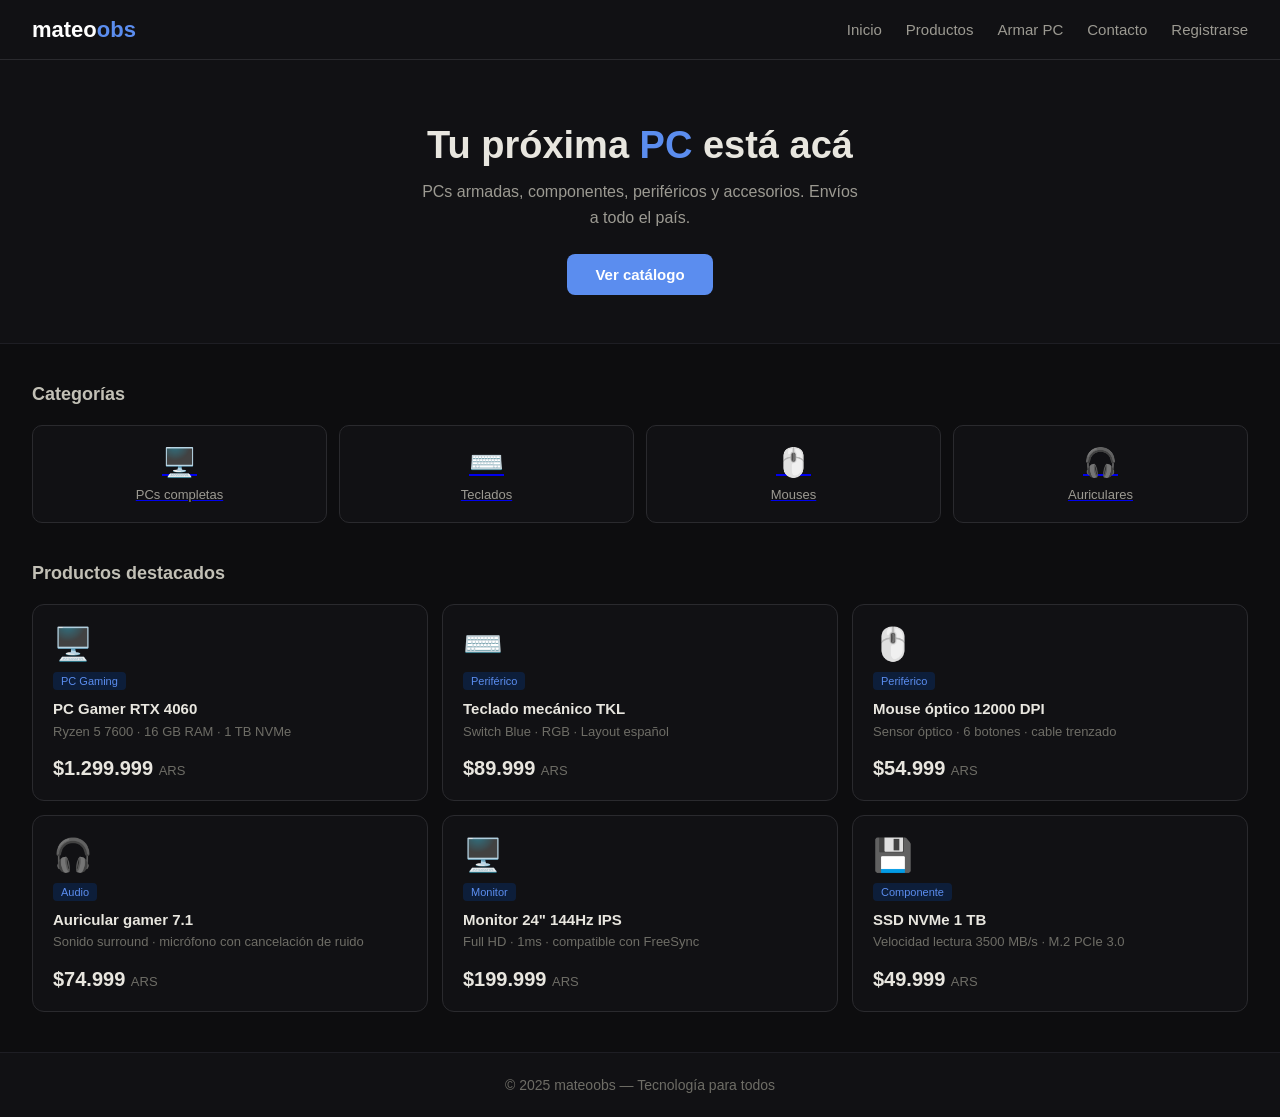
<file: index.html>
<!DOCTYPE html>
<html lang="es">
<head>
    <meta charset="UTF-8">
    <meta name="viewport" content="width=device-width, initial-scale=1.0">
    <title>mateoobs — Tecnología para todos</title>
    <link rel="stylesheet" href="styles.css">
</head>
<body>
 

    <header>
        <div class="logo">mateo<span>obs</span></div>
        <nav>
            <a href="index.html">Inicio</a>
            <a href="#">Productos</a>
            <a href="#">Armar PC</a>
            <a href="#">Contacto</a>
            <a href="register.html">Registrarse</a>
        </nav>
    </header>
 
 
    <div class="hero">
        <h1>Tu próxima <em>PC</em> está acá</h1>
        <p>PCs armadas, componentes, periféricos y accesorios. Envíos a todo el país.</p>
        <a href="#" class="btn">Ver catálogo</a>
    </div>
 

<div class="section">

    <div class="section-title">Categorías</div>
    <div class="cats">

        <a href="pcs.html" class="cat">
            <div class="cat-icon">🖥️</div>
            <div class="cat-label">PCs completas</div>
        </a>

        <a href="teclados.html" class="cat">
            <div class="cat-icon">⌨️</div>
            <div class="cat-label">Teclados</div>
        </a>

        <a href="mouses.html" class="cat">
            <div class="cat-icon">🖱️</div>
            <div class="cat-label">Mouses</div>
        </a>

        <a href="auriculares.html" class="cat">
            <div class="cat-icon">🎧</div>
            <div class="cat-label">Auriculares</div>
        </a>

    </div>
 
        <div class="section-title">Productos destacados</div>
        <div class="grid">
 
            <div class="card">
                <div class="card-icon">🖥️</div>
                <div class="card-tag">PC Gaming</div>
                <h3>PC Gamer RTX 4060</h3>
                <p>Ryzen 5 7600 · 16 GB RAM · 1 TB NVMe</p>
                <div class="price">$1.299.999 <span>ARS</span></div>
            </div>
 
            <div class="card">
                <div class="card-icon">⌨️</div>
                <div class="card-tag">Periférico</div>
                <h3>Teclado mecánico TKL</h3>
                <p>Switch Blue · RGB · Layout español</p>
                <div class="price">$89.999 <span>ARS</span></div>
            </div>
 
            <div class="card">
                <div class="card-icon">🖱️</div>
                <div class="card-tag">Periférico</div>
                <h3>Mouse óptico 12000 DPI</h3>
                <p>Sensor óptico · 6 botones · cable trenzado</p>
                <div class="price">$54.999 <span>ARS</span></div>
            </div>
 
            <div class="card">
                <div class="card-icon">🎧</div>
                <div class="card-tag">Audio</div>
                <h3>Auricular gamer 7.1</h3>
                <p>Sonido surround · micrófono con cancelación de ruido</p>
                <div class="price">$74.999 <span>ARS</span></div>
            </div>
 
            <div class="card">
                <div class="card-icon">🖥️</div>
                <div class="card-tag">Monitor</div>
                <h3>Monitor 24" 144Hz IPS</h3>
                <p>Full HD · 1ms · compatible con FreeSync</p>
                <div class="price">$199.999 <span>ARS</span></div>
            </div>
 
            <div class="card">
                <div class="card-icon">💾</div>
                <div class="card-tag">Componente</div>
                <h3>SSD NVMe 1 TB</h3>
                <p>Velocidad lectura 3500 MB/s · M.2 PCIe 3.0</p>
                <div class="price">$49.999 <span>ARS</span></div>
            </div>
 
        </div>
    </div>

 

    <footer>
        © 2025 mateoobs — Tecnología para todos
    </footer>
 
</body>
</html>
</file>
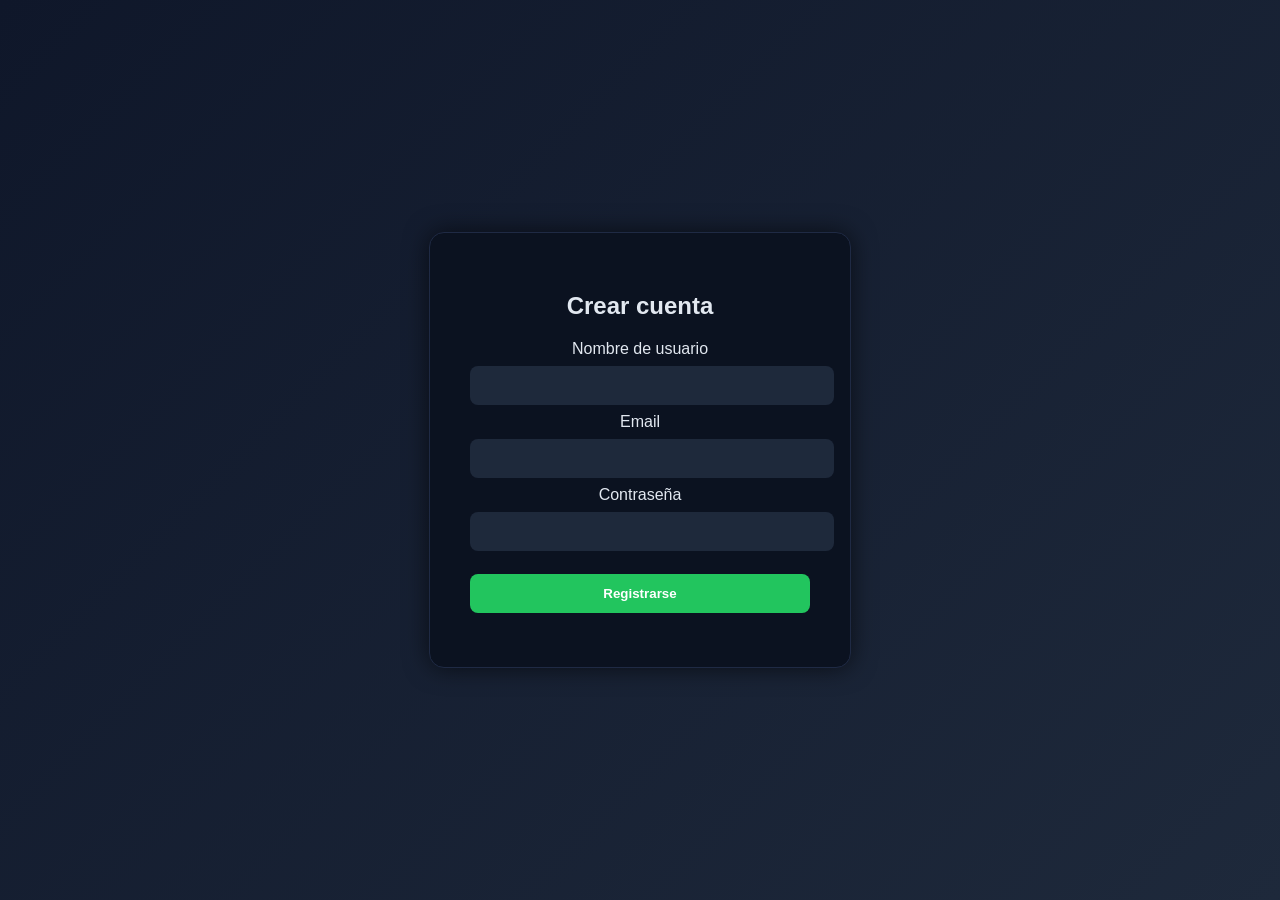
<file: register.html>
<!DOCTYPE html>
<html lang="es">
<head>
    <meta charset="UTF-8">
    <title>Registro</title>
    <link rel="stylesheet" href="register.css">
</head>
<body>

<div class="login-container">
    <h2>Crear cuenta</h2>

<form action="https://mateobsss.app.n8n.cloud/webhook-test/registro" method="POST">
  
    <label>Nombre de usuario</label>
    <input type="text" name="usuario" required>

    <label>Email</label>
  <input type="text" name="email" required>

  <label>Contraseña</label>
  <input type="password" name="password" required>
  
  <button type="submit">Registrarse</button>
</form>
    <p id="mensaje"></p>
</div>

<script>
document.getElementById("registroForm").addEventListener("submit", async function(e){
    e.preventDefault();

    const data = {
        nombre: document.getElementById("nombre").value,
        email: document.getElementById("email").value,
        password: document.getElementById("password").value
    };

    try {
        const res = await fetch("https://mateobsss.app.n8n.cloud/webhook-test/registro", {
            method: "POST",
            headers: {
                "Content-Type": "application/json"
            },
            body: JSON.stringify(data)
        });

        document.getElementById("mensaje").innerText = "Registro enviado correctamente";
    } catch (error) {
        document.getElementById("mensaje").innerText = "Error al enviar";
    }
});
</script>

</body>
</html>
</file>
<file: styles.css>
* {
    margin: 0;
    padding: 0;
    box-sizing: border-box;
}
 
body {
    font-family: Arial, sans-serif;
    background: #0d0d0f;
    color: #e8e6df;
}
 

header {
    background: #111114;
    border-bottom: 1px solid #2a2a2e;
    padding: 0 2rem;
    display: flex;
    align-items: center;
    justify-content: space-between;
    height: 60px;
}
 
.logo {
    font-size: 22px;
    font-weight: bold;
    color: #ffffff;
}
 
.logo span {
    color: #5b8def;
}
 
nav {
    display: flex;
    gap: 1.5rem;
}
 
nav a {
    color: #9c9a92;
    font-size: 15px;
    text-decoration: none;
}
 
nav a:hover {
    color: #e8e6df;
}
 

.hero {
    background: #111114;
    padding: 4rem 2rem 3rem;
    text-align: center;
    border-bottom: 1px solid #1e1e24;
}
 
.hero h1 {
    font-size: 38px;
    font-weight: bold;
    margin-bottom: 0.75rem;
}
 
.hero h1 em {
    font-style: normal;
    color: #5b8def;
}
 
.hero p {
    color: #9c9a92;
    font-size: 16px;
    max-width: 440px;
    margin: 0 auto 1.5rem;
    line-height: 1.6;
}
 
.btn {
    display: inline-block;
    background: #5b8def;
    color: #fff;
    padding: 12px 28px;
    border-radius: 8px;
    font-size: 15px;
    font-weight: bold;
    text-decoration: none;
}
 
.btn:hover {
    background: #4a7de0;
}
 

.section {
    padding: 2.5rem 2rem;
}
 
.section-title {
    font-size: 18px;
    font-weight: bold;
    margin-bottom: 1.25rem;
    color: #c2c0b6;
}
 

.cats {
    display: grid;
    grid-template-columns: repeat(4, 1fr);
    gap: 12px;
    margin-bottom: 2.5rem;
}
 
.cat {
    background: #111114;
    border: 1px solid #2a2a2e;
    border-radius: 10px;
    padding: 1.25rem 1rem;
    text-align: center;
    cursor: pointer;
    transition: border-color 0.2s;
}
 
.cat:hover {
    border-color: #5b8def;
}
 
.cat-icon {
    font-size: 28px;
    margin-bottom: 0.5rem;
}
 
.cat-label {
    font-size: 13px;
    color: #9c9a92;
}
 

.grid {
    display: grid;
    grid-template-columns: repeat(3, 1fr);
    gap: 14px;
}
 
.card {
    background: #111114;
    border: 1px solid #2a2a2e;
    border-radius: 12px;
    padding: 1.25rem;
    transition: border-color 0.2s;
}
 
.card:hover {
    border-color: #5b8def;
}
 
.card-icon {
    font-size: 32px;
    margin-bottom: 0.5rem;
}
 
.card-tag {
    font-size: 11px;
    color: #5b8def;
    background: #0d1e3a;
    padding: 3px 8px;
    border-radius: 4px;
    display: inline-block;
    margin-bottom: 0.6rem;
}
 
.card h3 {
    font-size: 15px;
    font-weight: bold;
    margin-bottom: 0.3rem;
}
 
.card p {
    font-size: 13px;
    color: #6e6d66;
    line-height: 1.5;
    margin-bottom: 1rem;
}
 
.price {
    font-size: 20px;
    font-weight: bold;
    color: #e8e6df;
}
 
.price span {
    font-size: 13px;
    color: #6e6d66;
    font-weight: normal;
}
 

footer {
    background: #111114;
    border-top: 1px solid #1e1e24;
    padding: 1.5rem 2rem;
    text-align: center;
    color: #6e6d66;
    font-size: 14px;
}
</file>
<file: register.css>
body {
    margin: 0;
    padding: 0;
    font-family: Arial, sans-serif;
    background: linear-gradient(135deg, #0f172a, #1e293b);
    height: 100vh;
    display: flex;
    justify-content: center;
    align-items: center;
}

.login-container label {
    color:#e2e8f0;
}

.login-container {
    background: #0b1220;
    padding: 40px;
    border-radius: 15px;
    width: 340px;
    box-shadow: 0 0 25px rgba(0, 0, 0, 0.6);
    text-align: center;
    border: 1px solid #1f2a44;
}

.login-container h2 {
    margin-bottom: 20px;
    color: #e2e8f0;
}


.login-container input {
    width: 100%;
    padding: 12px;
    margin: 8px 0;
    border: none;
    border-radius: 8px;
    background: #1e293b;
    color: #e2e8f0;
    outline: none;
    transition: 0.3s;
}


.login-container input:focus {
    background: #334155;
    box-shadow: 0 0 6px #3b82f6;
}


.login-container button {
    width: 100%;
    padding: 12px;
    margin-top: 15px;
    border: none;
    border-radius: 8px;
    background: #22c55e; 
    color: white;
    font-weight: bold;
    cursor: pointer;
    transition: 0.3s;
}


.login-container button:hover {
    background: #16a34a;
    transform: scale(1.03);
}


#mensaje {
    margin-top: 12px;
    font-size: 14px;
    color: #94a3b8;
}


.login-container a {
    display: block;
    margin-top: 15px;
    color: #3b82f6;
    text-decoration: none;
    font-size: 14px;
}

.login-container a:hover {
    text-decoration: underline;
}


@media (max-width: 400px) {
    .login-container {
        width: 90%;
        padding: 25px;
    }
}
</file>
